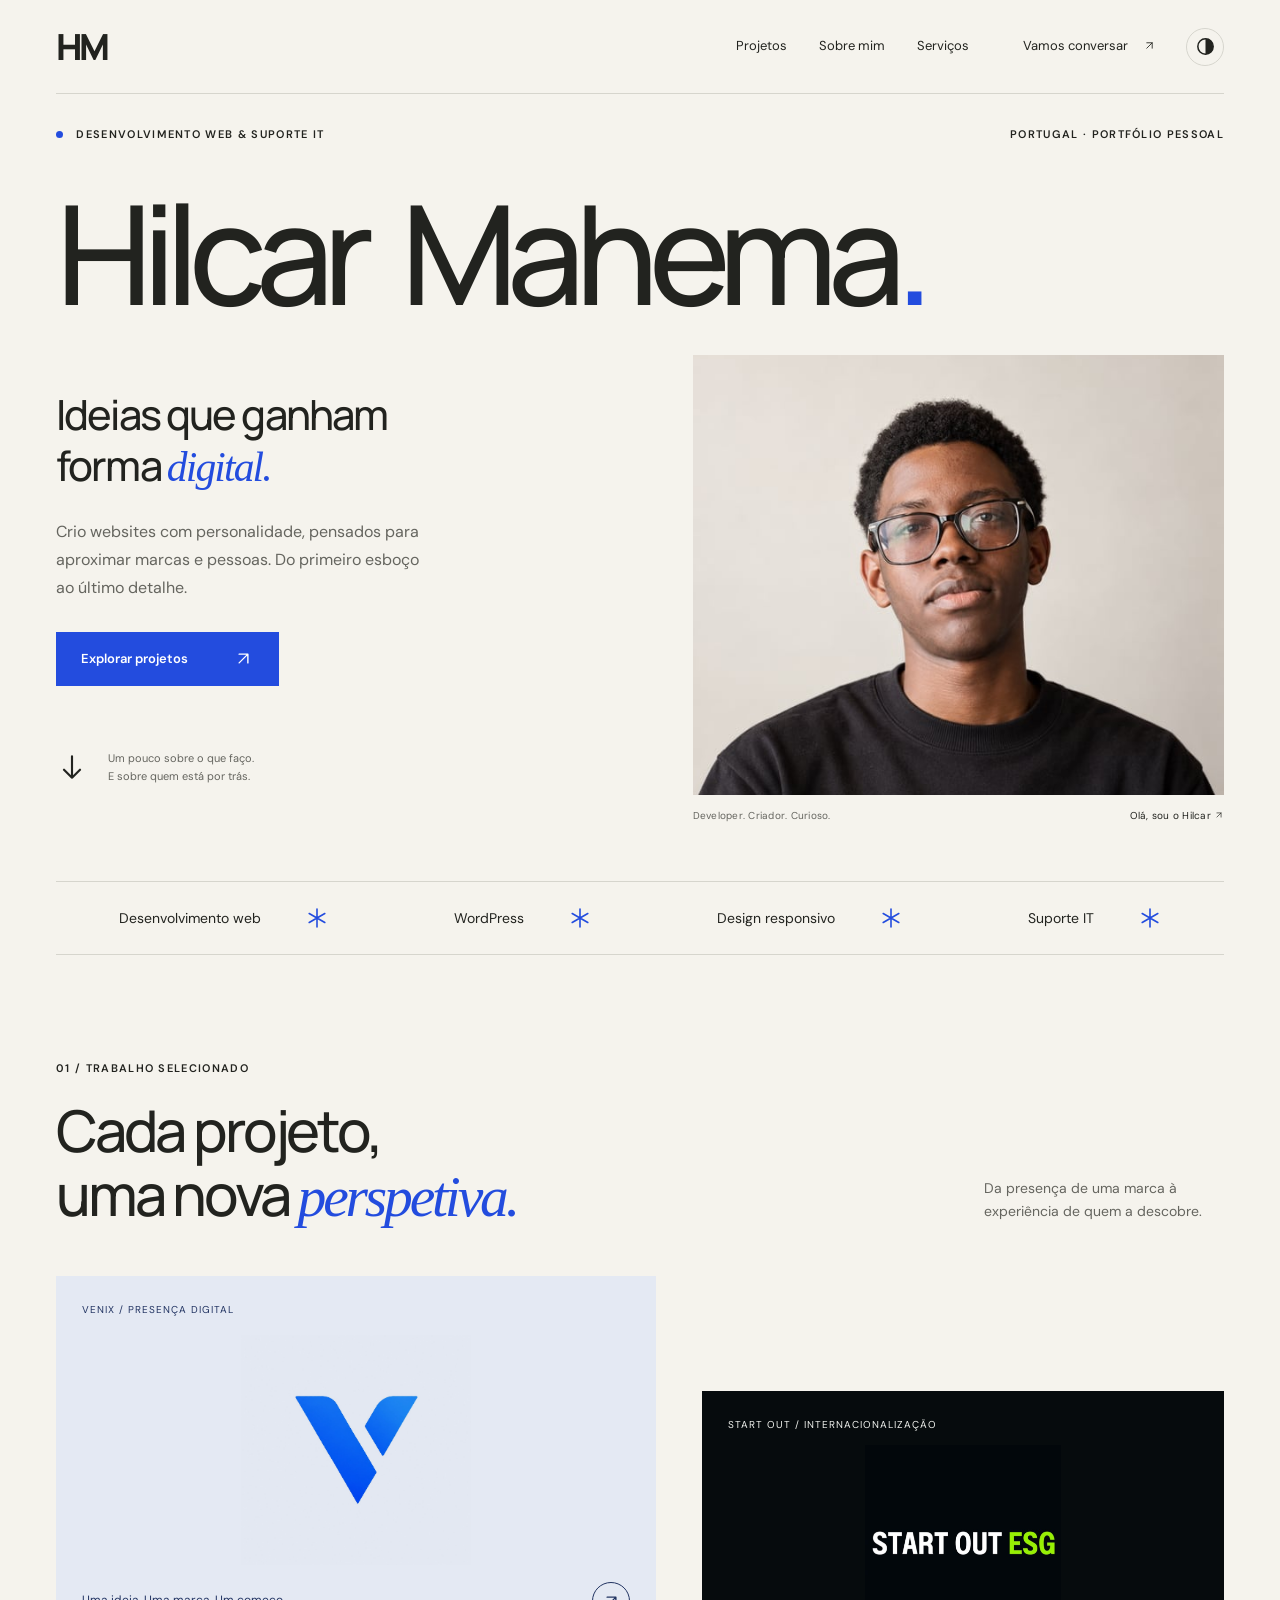
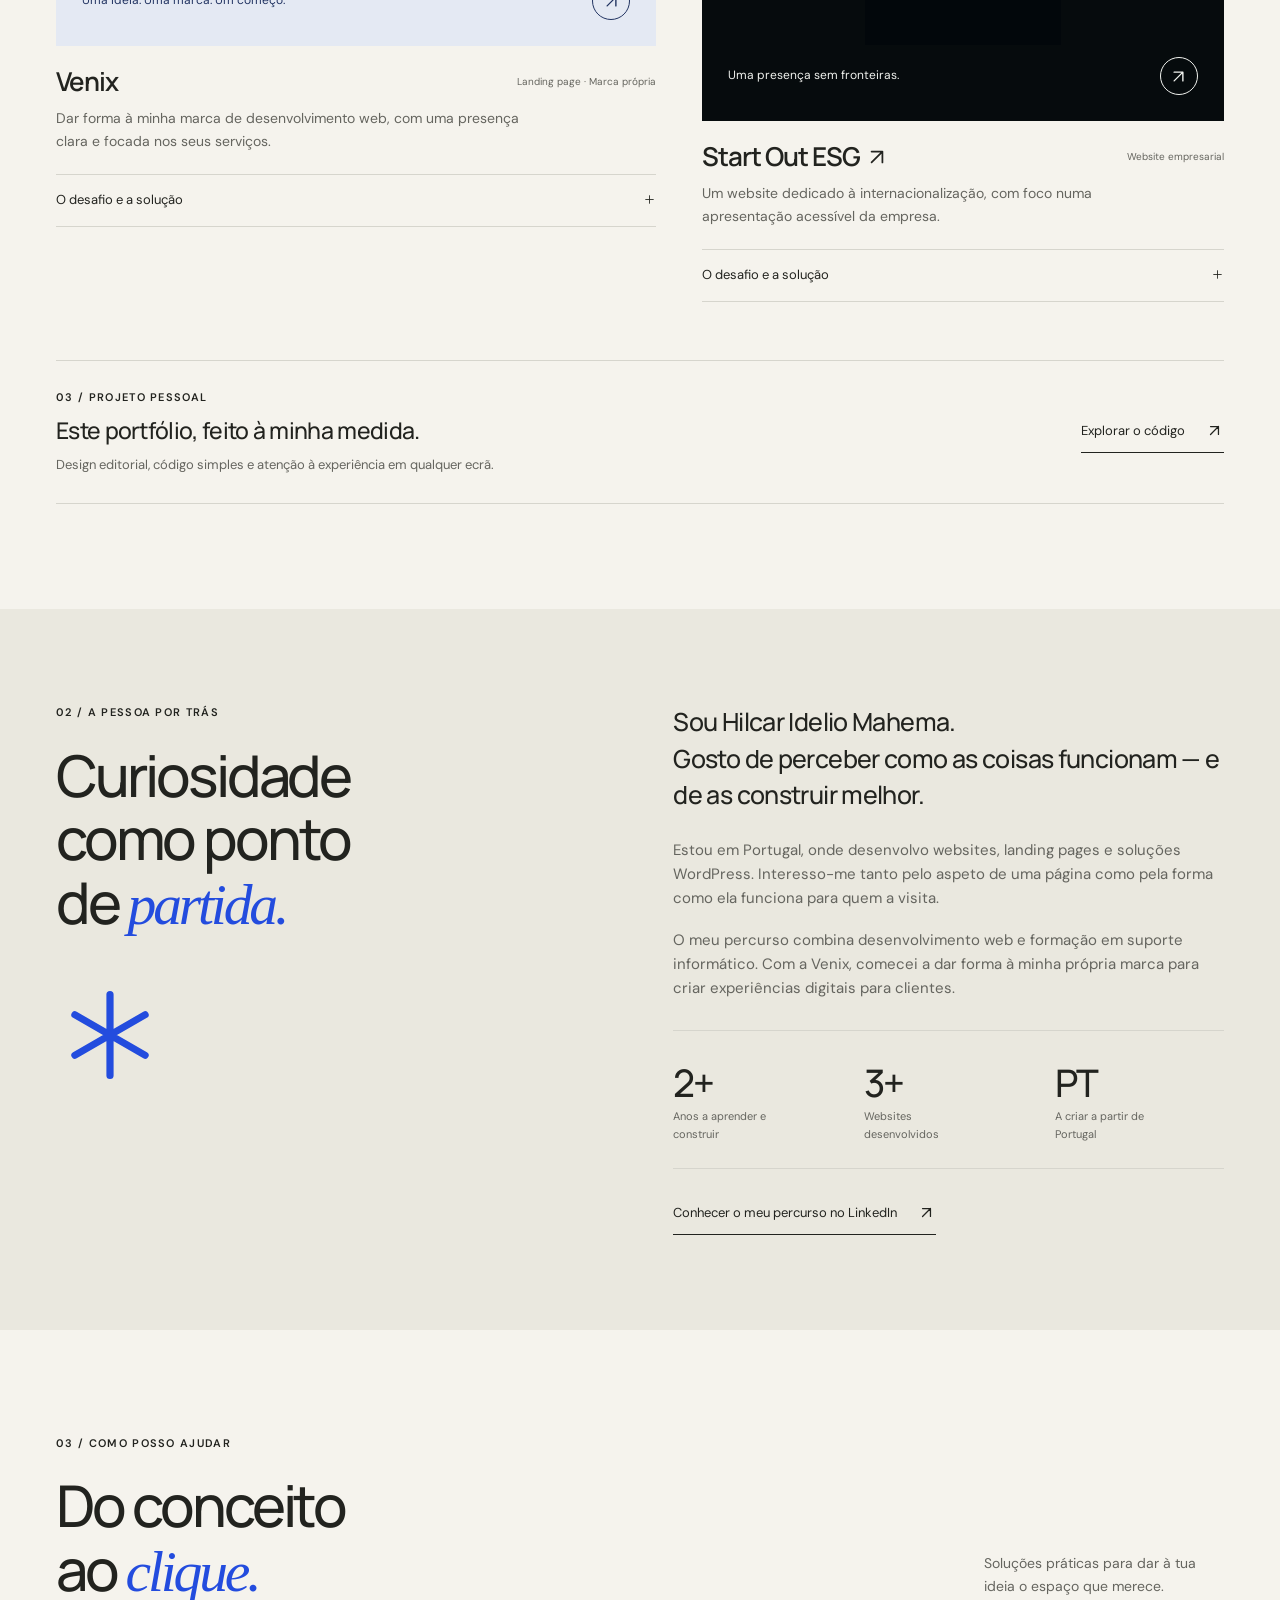
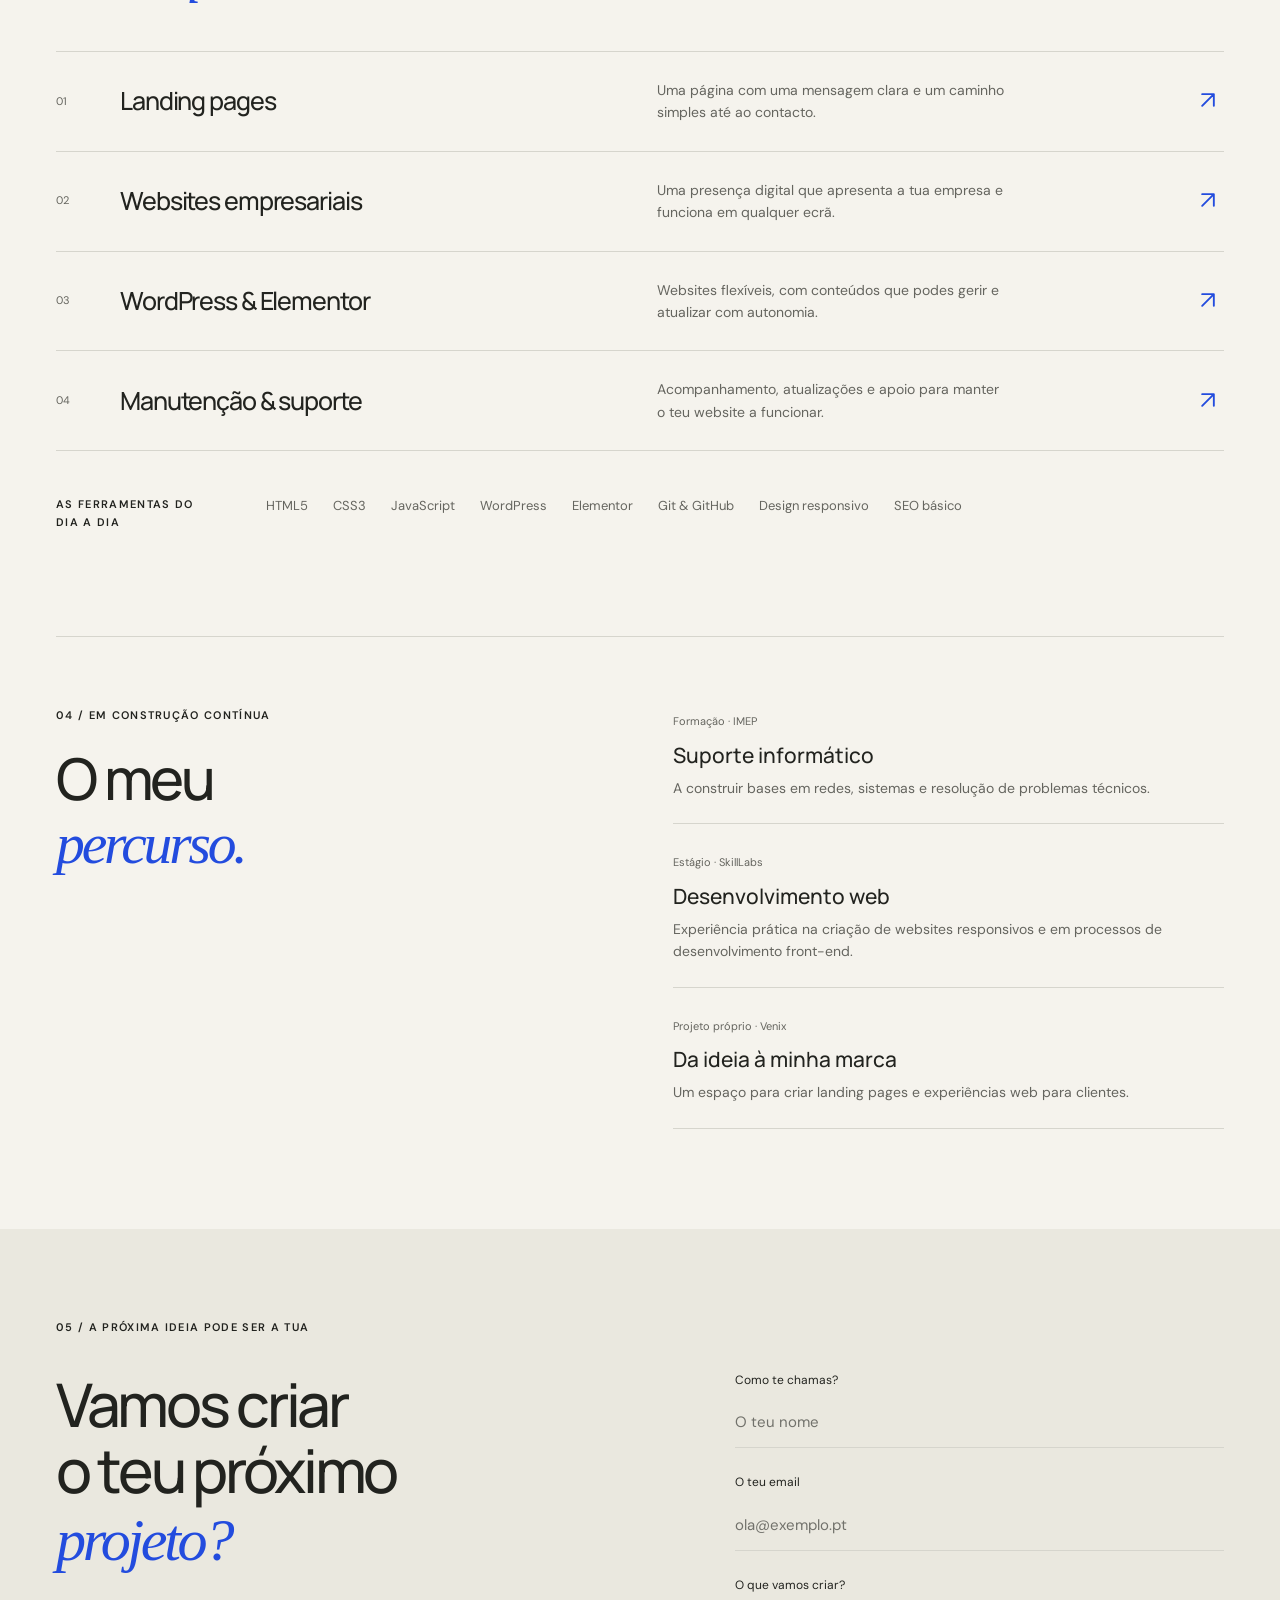
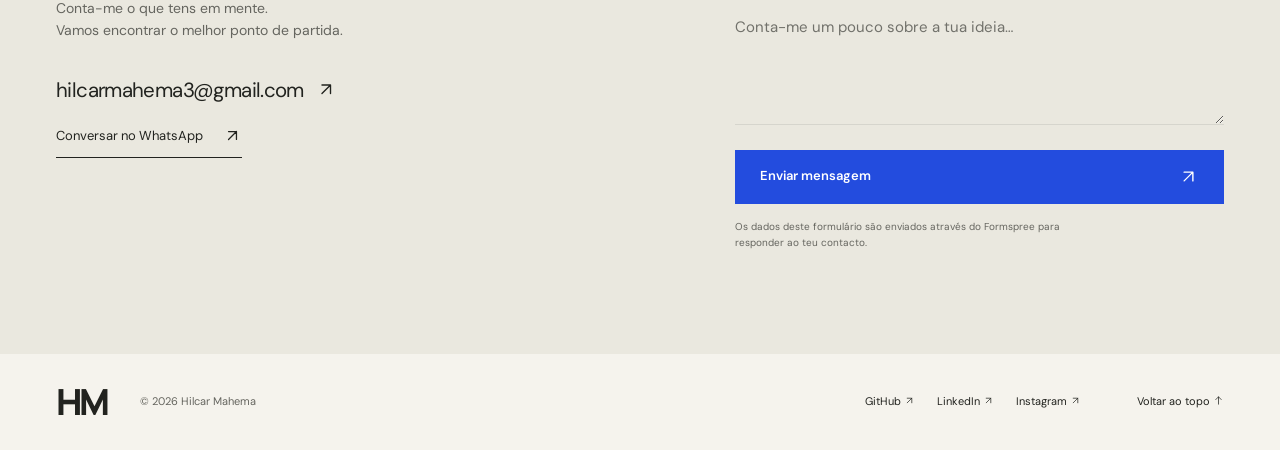
<file: index.html>
<!doctype html>
<html lang="pt-PT">
<head>
  <meta charset="UTF-8">
  <meta name="viewport" content="width=device-width, initial-scale=1">
  <title>Hilcar Mahema — Desenvolvimento Web & Suporte IT</title>
  <meta name="description" content="Sou Hilcar Mahema, developer em Portugal e fundador da Venix. Crio websites, landing pages e soluções WordPress com atenção ao design e à experiência de quem os utiliza.">
  <meta name="theme-color" content="#f5f3ed">
  <meta property="og:title" content="Hilcar Mahema — Ideias que ganham forma digital.">
  <meta property="og:description" content="Desenvolvimento web, design com intenção e um olhar atento aos detalhes. Conhece os meus projetos.">
  <meta property="og:type" content="website">
  <meta property="og:image" content="https://hilcar-mahema.vercel.app/images/hilcar-portrait.jpg">
  <link rel="icon" href="favicon.svg" type="image/svg+xml">
  <link rel="preconnect" href="https://fonts.googleapis.com">
  <link rel="preconnect" href="https://fonts.gstatic.com" crossorigin>
  <link href="https://fonts.googleapis.com/css2?family=DM+Sans:wght@400;500;600;700&family=Manrope:wght@400;500;600;700;800&display=swap" rel="stylesheet">
  <script>try{if(localStorage.getItem('hilcar-theme')==='dark')document.documentElement.dataset.theme='dark'}catch(e){}</script>
  <link rel="stylesheet" href="style.css">
  <script src="script.js" defer></script>
</head>
<body>
  <a class="skip-link" href="#main">Saltar para o conteúdo</a>
  <header class="header" id="top">
    <div class="container header-inner">
      <a class="wordmark" href="#top" aria-label="Hilcar Mahema — início">HM<span aria-hidden="true"></span></a>
      <nav class="nav" id="primary-nav" aria-label="Navegação principal">
        <a href="#projects">Projetos</a><a href="#about">Sobre mim</a><a href="#services">Serviços</a><a class="nav-contact" href="#contact">Vamos conversar <span aria-hidden="true"><svg class="icon icon--arrow-up-right" viewBox="0 0 24 24" fill="none" stroke="currentColor" stroke-width="1.6" stroke-linecap="round" stroke-linejoin="round" aria-hidden="true" focusable="false"><path d="M7 17 17 7M7 7h10v10"/></svg></span></a>
      </nav>
      <div class="header-actions">
        <button id="theme-toggle" class="icon-button" aria-label="Ativar tema escuro" aria-pressed="false" type="button"><span aria-hidden="true"><svg class="icon icon--theme" viewBox="0 0 24 24" fill="none" stroke="currentColor" stroke-width="1.6" stroke-linecap="round" stroke-linejoin="round" aria-hidden="true" focusable="false"><circle cx="12" cy="12" r="8"/><path d="M12 4a8 8 0 0 1 0 16Z" fill="currentColor" stroke="none"/></svg></span></button>
        <button id="nav-toggle" class="menu-toggle" aria-label="Abrir menu" aria-controls="primary-nav" aria-expanded="false" type="button">Menu <span aria-hidden="true"><svg class="icon icon--plus" viewBox="0 0 24 24" fill="none" stroke="currentColor" stroke-width="1.6" stroke-linecap="round" stroke-linejoin="round" aria-hidden="true" focusable="false"><path d="M12 5v14M5 12h14"/></svg></span></button>
      </div>
    </div>
  </header>
  <main id="main">
    <section class="hero container" aria-labelledby="hero-title">
      <div class="hero-meta"><span class="eyebrow"><span class="blue-dot" aria-hidden="true"></span> Desenvolvimento web & suporte IT</span><span class="eyebrow">Portugal · Portfólio pessoal</span></div>
      <h1 id="hero-title">Hilcar<span class="surname">Mahema<span class="name-dot">.</span></span></h1>
      <div class="hero-grid">
        <div class="hero-copy">
          <p class="hero-statement">Ideias que ganham<br>forma <em>digital.</em></p>
          <p class="body-copy">Crio websites com personalidade, pensados para aproximar marcas e pessoas. Do primeiro esboço ao último detalhe.</p>
          <a class="button" href="#projects">Explorar projetos <span aria-hidden="true"><svg class="icon icon--arrow-up-right" viewBox="0 0 24 24" fill="none" stroke="currentColor" stroke-width="1.6" stroke-linecap="round" stroke-linejoin="round" aria-hidden="true" focusable="false"><path d="M7 17 17 7M7 7h10v10"/></svg></span></a>
          <div class="hero-note"><span aria-hidden="true"><svg class="icon icon--arrow-down" viewBox="0 0 24 24" fill="none" stroke="currentColor" stroke-width="1.6" stroke-linecap="round" stroke-linejoin="round" aria-hidden="true" focusable="false"><path d="M12 4v16m-6-6 6 6 6-6"/></svg></span><p>Um pouco sobre o que faço.<br>E sobre quem está por trás.</p></div>
        </div>
        <figure class="portrait">
          <img src="images/hilcar-portrait.jpg" srcset="images/hilcar-portrait-small.jpg 600w, images/hilcar-portrait.jpg 1122w" sizes="(max-width: 700px) 90vw, 46vw" width="1122" height="1402" alt="Retrato de Hilcar Mahema, com óculos e camisola preta, num fundo neutro" fetchpriority="high">
          <figcaption><span>Developer. Criador. Curioso.</span><span>Olá, sou o Hilcar <span aria-hidden="true"><svg class="icon icon--arrow-up-right" viewBox="0 0 24 24" fill="none" stroke="currentColor" stroke-width="1.6" stroke-linecap="round" stroke-linejoin="round" aria-hidden="true" focusable="false"><path d="M7 17 17 7M7 7h10v10"/></svg></span></span></figcaption>
        </figure>
      </div>
      <div class="expertise-strip" role="region" aria-label="Áreas de trabalho">
        <div class="expertise-window"><div class="expertise-track" id="expertise-track"><ul class="expertise-group"><li>Desenvolvimento web<svg class="icon icon--asterisk" viewBox="0 0 24 24" fill="none" stroke="currentColor" stroke-width="1.6" stroke-linecap="round" stroke-linejoin="round" aria-hidden="true" focusable="false"><path d="M12 3v18M4.2 7.5l15.6 9M4.2 16.5l15.6-9"/></svg></li><li>WordPress<svg class="icon icon--asterisk" viewBox="0 0 24 24" fill="none" stroke="currentColor" stroke-width="1.6" stroke-linecap="round" stroke-linejoin="round" aria-hidden="true" focusable="false"><path d="M12 3v18M4.2 7.5l15.6 9M4.2 16.5l15.6-9"/></svg></li><li>Design responsivo<svg class="icon icon--asterisk" viewBox="0 0 24 24" fill="none" stroke="currentColor" stroke-width="1.6" stroke-linecap="round" stroke-linejoin="round" aria-hidden="true" focusable="false"><path d="M12 3v18M4.2 7.5l15.6 9M4.2 16.5l15.6-9"/></svg></li><li>Suporte IT<svg class="icon icon--asterisk" viewBox="0 0 24 24" fill="none" stroke="currentColor" stroke-width="1.6" stroke-linecap="round" stroke-linejoin="round" aria-hidden="true" focusable="false"><path d="M12 3v18M4.2 7.5l15.6 9M4.2 16.5l15.6-9"/></svg></li></ul><ul class="expertise-group" aria-hidden="true"><li>Desenvolvimento web<svg class="icon icon--asterisk" viewBox="0 0 24 24" fill="none" stroke="currentColor" stroke-width="1.6" stroke-linecap="round" stroke-linejoin="round" aria-hidden="true" focusable="false"><path d="M12 3v18M4.2 7.5l15.6 9M4.2 16.5l15.6-9"/></svg></li><li>WordPress<svg class="icon icon--asterisk" viewBox="0 0 24 24" fill="none" stroke="currentColor" stroke-width="1.6" stroke-linecap="round" stroke-linejoin="round" aria-hidden="true" focusable="false"><path d="M12 3v18M4.2 7.5l15.6 9M4.2 16.5l15.6-9"/></svg></li><li>Design responsivo<svg class="icon icon--asterisk" viewBox="0 0 24 24" fill="none" stroke="currentColor" stroke-width="1.6" stroke-linecap="round" stroke-linejoin="round" aria-hidden="true" focusable="false"><path d="M12 3v18M4.2 7.5l15.6 9M4.2 16.5l15.6-9"/></svg></li><li>Suporte IT<svg class="icon icon--asterisk" viewBox="0 0 24 24" fill="none" stroke="currentColor" stroke-width="1.6" stroke-linecap="round" stroke-linejoin="round" aria-hidden="true" focusable="false"><path d="M12 3v18M4.2 7.5l15.6 9M4.2 16.5l15.6-9"/></svg></li></ul></div></div>
      </div>
    </section>

    <section class="section container" id="projects" aria-labelledby="projects-title">
      <div class="section-heading"><div><p class="eyebrow">01 / Trabalho selecionado</p><h2 id="projects-title">Cada projeto,<br>uma nova <em>perspetiva.</em></h2></div><p class="section-aside">Da presença de uma marca à experiência de quem a descobre.</p></div>
      <div class="projects-grid">
        <article class="project project-featured">
          <a class="project-art venix-art" href="venix.html" aria-label="Conhecer o projeto Venix">
            <span class="art-label">Venix / Presença digital</span>
            <img src="images/venix.jpeg" alt="Símbolo azul da Venix" width="1254" height="1254" loading="lazy">
            <span class="art-bottom">Uma ideia. Uma marca. Um começo.<span class="round-arrow" aria-hidden="true"><svg class="icon icon--arrow-up-right" viewBox="0 0 24 24" fill="none" stroke="currentColor" stroke-width="1.6" stroke-linecap="round" stroke-linejoin="round" aria-hidden="true" focusable="false"><path d="M7 17 17 7M7 7h10v10"/></svg></span></span>
          </a>
          <div class="project-heading"><h3><a href="venix.html">Venix</a></h3><span class="project-type">Landing page · Marca própria</span></div>
          <p>Dar forma à minha marca de desenvolvimento web, com uma presença clara e focada nos seus serviços.</p>
          <details class="project-details"><summary>O desafio e a solução <span aria-hidden="true"><svg class="icon icon--plus" viewBox="0 0 24 24" fill="none" stroke="currentColor" stroke-width="1.6" stroke-linecap="round" stroke-linejoin="round" aria-hidden="true" focusable="false"><path d="M12 5v14M5 12h14"/></svg></span></summary><dl><dt>Desafio</dt><dd>Apresentar uma nova marca e os seus serviços no digital.</dd><dt>O que fiz</dt><dd>Design e desenvolvimento de uma landing page responsiva, com apresentação da marca e caminhos de contacto.</dd><dt>Tecnologias</dt><dd>HTML · CSS · JavaScript</dd></dl></details>
        </article>
        <article class="project project-offset">
          <a class="project-art startout-art" href="https://startoutglobal.com/" target="_blank" rel="noopener noreferrer" aria-label="Visitar o site Start Out Global (novo separador)">
            <span class="art-label">Start Out / Internacionalização</span>
            <img src="images/startoutesg.png" alt="Identidade Start Out ESG" width="777" height="792" loading="lazy">
            <span class="art-bottom">Uma presença sem fronteiras.<span class="round-arrow" aria-hidden="true"><svg class="icon icon--arrow-up-right" viewBox="0 0 24 24" fill="none" stroke="currentColor" stroke-width="1.6" stroke-linecap="round" stroke-linejoin="round" aria-hidden="true" focusable="false"><path d="M7 17 17 7M7 7h10v10"/></svg></span></span>
          </a>
          <div class="project-heading"><h3><a href="https://startoutglobal.com/" target="_blank" rel="noopener noreferrer">Start Out ESG <span aria-hidden="true"><svg class="icon icon--arrow-up-right" viewBox="0 0 24 24" fill="none" stroke="currentColor" stroke-width="1.6" stroke-linecap="round" stroke-linejoin="round" aria-hidden="true" focusable="false"><path d="M7 17 17 7M7 7h10v10"/></svg></span></a></h3><span class="project-type">Website empresarial</span></div>
          <p>Um website dedicado à internacionalização, com foco numa apresentação acessível da empresa.</p>
          <details class="project-details"><summary>O desafio e a solução <span aria-hidden="true"><svg class="icon icon--plus" viewBox="0 0 24 24" fill="none" stroke="currentColor" stroke-width="1.6" stroke-linecap="round" stroke-linejoin="round" aria-hidden="true" focusable="false"><path d="M12 5v14M5 12h14"/></svg></span></summary><dl><dt>Desafio</dt><dd>Apresentar uma empresa de internacionalização na web.</dd><dt>O que fiz</dt><dd>Desenvolvimento da presença web e organização dos conteúdos para diferentes tamanhos de ecrã.</dd><dt>Tecnologias</dt><dd>HTML · CSS · JavaScript</dd></dl></details>
        </article>
      </div>
      <article class="portfolio-project"><div><p class="eyebrow">03 / Projeto pessoal</p><h3>Este portfólio, feito à minha medida.</h3><p>Design editorial, código simples e atenção à experiência em qualquer ecrã.</p></div><a class="text-link" href="https://github.com/pocketsfully157/personal_portifolio" target="_blank" rel="noopener noreferrer">Explorar o código <span aria-hidden="true"><svg class="icon icon--arrow-up-right" viewBox="0 0 24 24" fill="none" stroke="currentColor" stroke-width="1.6" stroke-linecap="round" stroke-linejoin="round" aria-hidden="true" focusable="false"><path d="M7 17 17 7M7 7h10v10"/></svg></span></a></article>
    </section>

    <section class="about-section" id="about" aria-labelledby="about-title">
      <div class="container about-grid"><div><p class="eyebrow">02 / A pessoa por trás</p><h2 id="about-title">Curiosidade<br>como ponto<br>de <em>partida.</em></h2><span class="asterisk" aria-hidden="true"><svg class="icon icon--asterisk" viewBox="0 0 24 24" fill="none" stroke="currentColor" stroke-width="1.6" stroke-linecap="round" stroke-linejoin="round" aria-hidden="true" focusable="false"><path d="M12 3v18M4.2 7.5l15.6 9M4.2 16.5l15.6-9"/></svg></span></div>
        <div class="about-content"><p class="about-lead">Sou Hilcar Idelio Mahema.<br>Gosto de perceber como as coisas funcionam — e de as construir melhor.</p><p>Estou em Portugal, onde desenvolvo websites, landing pages e soluções WordPress. Interesso-me tanto pelo aspeto de uma página como pela forma como ela funciona para quem a visita.</p><p>O meu percurso combina desenvolvimento web e formação em suporte informático. Com a Venix, comecei a dar forma à minha própria marca para criar experiências digitais para clientes.</p>
          <div class="about-facts"><div><strong>2+</strong><span>Anos a aprender e construir</span></div><div><strong>3+</strong><span>Websites desenvolvidos</span></div><div><strong>PT</strong><span>A criar a partir de Portugal</span></div></div>
          <a class="text-link" href="https://www.linkedin.com/in/hilcar-idélio-mahema-1b72a9420" target="_blank" rel="noopener noreferrer">Conhecer o meu percurso no LinkedIn <span aria-hidden="true"><svg class="icon icon--arrow-up-right" viewBox="0 0 24 24" fill="none" stroke="currentColor" stroke-width="1.6" stroke-linecap="round" stroke-linejoin="round" aria-hidden="true" focusable="false"><path d="M7 17 17 7M7 7h10v10"/></svg></span></a>
        </div>
      </div>
    </section>

    <section class="section container" id="services" aria-labelledby="services-title">
      <div class="section-heading"><div><p class="eyebrow">03 / Como posso ajudar</p><h2 id="services-title">Do conceito<br>ao <em>clique.</em></h2></div><p class="section-aside">Soluções práticas para dar à tua ideia o espaço que merece.</p></div>
      <div class="service-list">
        <article><span class="service-number">01</span><h3>Landing pages</h3><p>Uma página com uma mensagem clara e um caminho simples até ao contacto.</p><span aria-hidden="true"><svg class="icon icon--arrow-up-right" viewBox="0 0 24 24" fill="none" stroke="currentColor" stroke-width="1.6" stroke-linecap="round" stroke-linejoin="round" aria-hidden="true" focusable="false"><path d="M7 17 17 7M7 7h10v10"/></svg></span></article>
        <article><span class="service-number">02</span><h3>Websites empresariais</h3><p>Uma presença digital que apresenta a tua empresa e funciona em qualquer ecrã.</p><span aria-hidden="true"><svg class="icon icon--arrow-up-right" viewBox="0 0 24 24" fill="none" stroke="currentColor" stroke-width="1.6" stroke-linecap="round" stroke-linejoin="round" aria-hidden="true" focusable="false"><path d="M7 17 17 7M7 7h10v10"/></svg></span></article>
        <article><span class="service-number">03</span><h3>WordPress & Elementor</h3><p>Websites flexíveis, com conteúdos que podes gerir e atualizar com autonomia.</p><span aria-hidden="true"><svg class="icon icon--arrow-up-right" viewBox="0 0 24 24" fill="none" stroke="currentColor" stroke-width="1.6" stroke-linecap="round" stroke-linejoin="round" aria-hidden="true" focusable="false"><path d="M7 17 17 7M7 7h10v10"/></svg></span></article>
        <article><span class="service-number">04</span><h3>Manutenção & suporte</h3><p>Acompanhamento, atualizações e apoio para manter o teu website a funcionar.</p><span aria-hidden="true"><svg class="icon icon--arrow-up-right" viewBox="0 0 24 24" fill="none" stroke="currentColor" stroke-width="1.6" stroke-linecap="round" stroke-linejoin="round" aria-hidden="true" focusable="false"><path d="M7 17 17 7M7 7h10v10"/></svg></span></article>
      </div>
      <div class="tools" id="skills"><p class="eyebrow">As ferramentas do dia a dia</p><ul><li>HTML5</li><li>CSS3</li><li>JavaScript</li><li>WordPress</li><li>Elementor</li><li>Git & GitHub</li><li>Design responsivo</li><li>SEO básico</li></ul></div>
    </section>

    <section class="container journey" id="experience" aria-labelledby="journey-title"><div><p class="eyebrow">04 / Em construção contínua</p><h2 id="journey-title">O meu<br><em>percurso.</em></h2></div><ol><li><span>Formação · IMEP</span><h3>Suporte informático</h3><p>A construir bases em redes, sistemas e resolução de problemas técnicos.</p></li><li><span>Estágio · SkillLabs</span><h3>Desenvolvimento web</h3><p>Experiência prática na criação de websites responsivos e em processos de desenvolvimento front-end.</p></li><li><span>Projeto próprio · Venix</span><h3>Da ideia à minha marca</h3><p>Um espaço para criar landing pages e experiências web para clientes.</p></li></ol></section>

    <section class="contact-section" id="contact" aria-labelledby="contact-title"><div class="container"><p class="eyebrow">05 / A próxima ideia pode ser a tua</p><div class="contact-grid"><div><h2 id="contact-title">Vamos criar<br>o teu próximo<br><em>projeto?</em></h2><p>Conta-me o que tens em mente.<br>Vamos encontrar o melhor ponto de partida.</p><a class="contact-email" href="mailto:hilcarmahema3@gmail.com">hilcarmahema3@gmail.com <span aria-hidden="true"><svg class="icon icon--arrow-up-right" viewBox="0 0 24 24" fill="none" stroke="currentColor" stroke-width="1.6" stroke-linecap="round" stroke-linejoin="round" aria-hidden="true" focusable="false"><path d="M7 17 17 7M7 7h10v10"/></svg></span></a><a class="text-link" href="https://wa.me/351928388859" target="_blank" rel="noopener noreferrer">Conversar no WhatsApp <span aria-hidden="true"><svg class="icon icon--arrow-up-right" viewBox="0 0 24 24" fill="none" stroke="currentColor" stroke-width="1.6" stroke-linecap="round" stroke-linejoin="round" aria-hidden="true" focusable="false"><path d="M7 17 17 7M7 7h10v10"/></svg></span></a></div>
      <form id="contact-form" action="https://formspree.io/f/xaqggzpv" method="POST"><div class="field"><label for="name">Como te chamas?</label><input id="name" name="name" autocomplete="name" placeholder="O teu nome" required maxlength="120"></div><div class="field"><label for="email">O teu email</label><input id="email" name="email" type="email" autocomplete="email" placeholder="ola@exemplo.pt" required maxlength="254"></div><div class="field"><label for="message">O que vamos criar?</label><textarea id="message" name="message" rows="4" placeholder="Conta-me um pouco sobre a tua ideia…" required maxlength="5000"></textarea></div><button class="button" type="submit"><span id="submit-label">Enviar mensagem</span><span aria-hidden="true"><svg class="icon icon--arrow-up-right" viewBox="0 0 24 24" fill="none" stroke="currentColor" stroke-width="1.6" stroke-linecap="round" stroke-linejoin="round" aria-hidden="true" focusable="false"><path d="M7 17 17 7M7 7h10v10"/></svg></span></button><p class="form-note">Os dados deste formulário são enviados através do Formspree para responder ao teu contacto.</p><p id="form-status" role="status" aria-live="polite" aria-atomic="true"></p></form>
    </div></div></section>
  </main>
  <footer class="container footer"><a class="wordmark" href="#top" aria-label="Voltar ao início">HM<span aria-hidden="true"></span></a><p>© <span id="year">2026</span> Hilcar Mahema</p><div class="socials"><a href="https://github.com/hilcar404" target="_blank" rel="noopener noreferrer">GitHub <svg class="icon icon--arrow-up-right" viewBox="0 0 24 24" fill="none" stroke="currentColor" stroke-width="1.6" stroke-linecap="round" stroke-linejoin="round" aria-hidden="true" focusable="false"><path d="M7 17 17 7M7 7h10v10"/></svg></a><a href="https://www.linkedin.com/in/hilcar-mahema-1b72a9420" target="_blank" rel="noopener noreferrer">LinkedIn <svg class="icon icon--arrow-up-right" viewBox="0 0 24 24" fill="none" stroke="currentColor" stroke-width="1.6" stroke-linecap="round" stroke-linejoin="round" aria-hidden="true" focusable="false"><path d="M7 17 17 7M7 7h10v10"/></svg></a><a href="https://www.instagram.com/hilcar.mahema/" target="_blank" rel="noopener noreferrer">Instagram <svg class="icon icon--arrow-up-right" viewBox="0 0 24 24" fill="none" stroke="currentColor" stroke-width="1.6" stroke-linecap="round" stroke-linejoin="round" aria-hidden="true" focusable="false"><path d="M7 17 17 7M7 7h10v10"/></svg></a></div><a href="#top" class="back-top">Voltar ao topo <svg class="icon icon--arrow-up" viewBox="0 0 24 24" fill="none" stroke="currentColor" stroke-width="1.6" stroke-linecap="round" stroke-linejoin="round" aria-hidden="true" focusable="false"><path d="M12 20V4m-6 6 6-6 6 6"/></svg></a></footer>
</body>
</html>
</file>
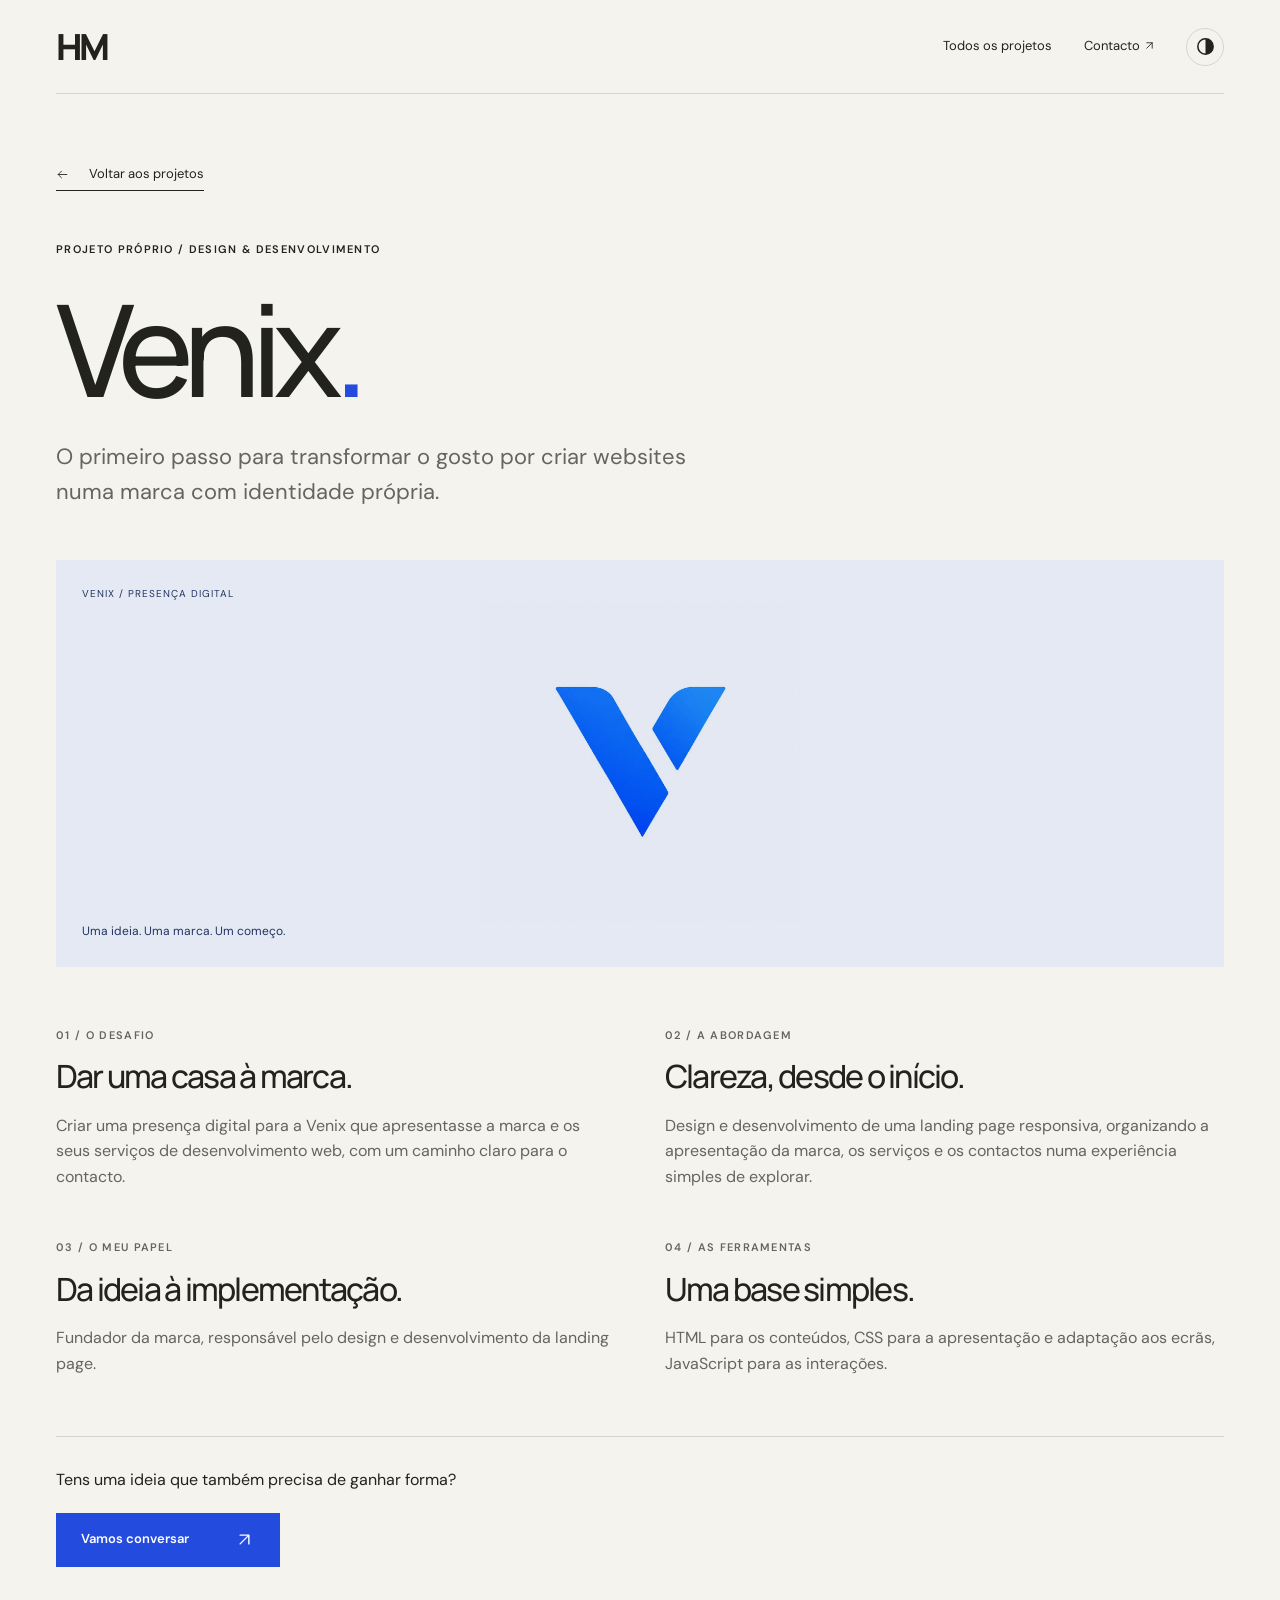
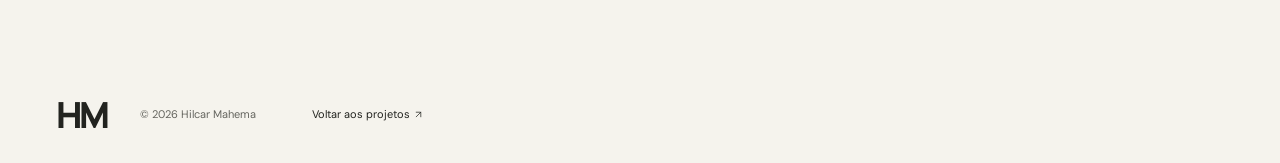
<file: venix.html>
<!doctype html>
<html lang="pt-PT">
<head>
<meta charset="UTF-8"><meta name="viewport" content="width=device-width, initial-scale=1">
<title>Venix — Projeto de Hilcar Mahema</title>
<meta name="description" content="Venix: a marca de desenvolvimento web criada por Hilcar Mahema. Conhece o desafio, a abordagem e as tecnologias da landing page.">
<meta name="theme-color" content="#f5f3ed"><link rel="icon" href="favicon.svg" type="image/svg+xml">
<link rel="preconnect" href="https://fonts.googleapis.com"><link rel="preconnect" href="https://fonts.gstatic.com" crossorigin>
<link href="https://fonts.googleapis.com/css2?family=DM+Sans:wght@400;500;600;700&family=Manrope:wght@400;500;600;700;800&display=swap" rel="stylesheet">
<script>try{if(localStorage.getItem('hilcar-theme')==='dark')document.documentElement.dataset.theme='dark'}catch(e){}</script>
<link rel="stylesheet" href="style.css"><script src="script.js" defer></script>
</head>
<body>
<a class="skip-link" href="#main">Saltar para o conteúdo</a>
<header class="header"><div class="container header-inner"><a class="wordmark" href="index.html" aria-label="Hilcar Mahema — início">HM<span aria-hidden="true"></span></a><nav class="nav" aria-label="Navegação principal"><a href="index.html#projects">Todos os projetos</a><a href="index.html#contact">Contacto <svg class="icon icon--arrow-up-right" viewBox="0 0 24 24" fill="none" stroke="currentColor" stroke-width="1.6" stroke-linecap="round" stroke-linejoin="round" aria-hidden="true" focusable="false"><path d="M7 17 17 7M7 7h10v10"/></svg></a></nav><div class="header-actions"><button id="theme-toggle" class="icon-button" type="button" aria-label="Ativar tema escuro" aria-pressed="false"><span aria-hidden="true"><svg class="icon icon--theme" viewBox="0 0 24 24" fill="none" stroke="currentColor" stroke-width="1.6" stroke-linecap="round" stroke-linejoin="round" aria-hidden="true" focusable="false"><circle cx="12" cy="12" r="8"/><path d="M12 4a8 8 0 0 1 0 16Z" fill="currentColor" stroke="none"/></svg></span></button></div></div></header>
<main id="main" class="container case-main"><a class="text-link" href="index.html#projects"><svg class="icon icon--arrow-left" viewBox="0 0 24 24" fill="none" stroke="currentColor" stroke-width="1.6" stroke-linecap="round" stroke-linejoin="round" aria-hidden="true" focusable="false"><path d="M20 12H4m6-6-6 6 6 6"/></svg> Voltar aos projetos</a><div class="case-intro"><p class="eyebrow">Projeto próprio / Design & desenvolvimento</p><h1>Venix<span class="name-dot">.</span></h1><p>O primeiro passo para transformar o gosto por criar websites numa marca com identidade própria.</p></div>
<div class="project-art venix-art case-art"><span class="art-label">Venix / Presença digital</span><img src="images/venix.jpeg" alt="Símbolo azul da marca Venix" width="1254" height="1254"><span class="art-bottom">Uma ideia. Uma marca. Um começo.</span></div>
<div class="case-grid"><section><p class="eyebrow">01 / O desafio</p><h2>Dar uma casa à marca.</h2><p>Criar uma presença digital para a Venix que apresentasse a marca e os seus serviços de desenvolvimento web, com um caminho claro para o contacto.</p></section><section><p class="eyebrow">02 / A abordagem</p><h2>Clareza, desde o início.</h2><p>Design e desenvolvimento de uma landing page responsiva, organizando a apresentação da marca, os serviços e os contactos numa experiência simples de explorar.</p></section><section><p class="eyebrow">03 / O meu papel</p><h2>Da ideia à implementação.</h2><p>Fundador da marca, responsável pelo design e desenvolvimento da landing page.</p></section><section><p class="eyebrow">04 / As ferramentas</p><h2>Uma base simples.</h2><p>HTML para os conteúdos, CSS para a apresentação e adaptação aos ecrãs, JavaScript para as interações.</p></section></div>
<div class="case-cta"><p>Tens uma ideia que também precisa de ganhar forma?</p><a class="button" href="index.html#contact">Vamos conversar <span aria-hidden="true"><svg class="icon icon--arrow-up-right" viewBox="0 0 24 24" fill="none" stroke="currentColor" stroke-width="1.6" stroke-linecap="round" stroke-linejoin="round" aria-hidden="true" focusable="false"><path d="M7 17 17 7M7 7h10v10"/></svg></span></a></div></main>
<footer class="container footer"><a class="wordmark" href="index.html" aria-label="Hilcar Mahema — início">HM<span aria-hidden="true"></span></a><p>© <span id="year">2026</span> Hilcar Mahema</p><a class="back-top" href="index.html#projects">Voltar aos projetos <svg class="icon icon--arrow-up-right" viewBox="0 0 24 24" fill="none" stroke="currentColor" stroke-width="1.6" stroke-linecap="round" stroke-linejoin="round" aria-hidden="true" focusable="false"><path d="M7 17 17 7M7 7h10v10"/></svg></a></footer>
</body></html>
</file>
<file: style.css>
:root {
  --bg:#f5f3ed;
  --ink:#22231f;
  --muted:#65655f;
  --line:#d6d5cd;
  --blue:#234cde;
  --soft:#eae8df;
  --header:rgba(245,243,237,.96);
  --on-blue:#fff;
  --font:'DM Sans',sans-serif;
  --display:'Manrope',sans-serif;
  color-scheme:light;
}

:root[data-theme=dark] {
  --bg:#181a19;
  --ink:#f0efe9;
  --muted:#b9bbb3;
  --line:#41443e;
  --blue:#9db3ff;
  --soft:#232621;
  --header:rgba(24,26,25,.96);
  --on-blue:#171c2a;
  color-scheme:dark;
}

* {
  box-sizing:border-box;
}

html {
  scroll-behavior:smooth;
  scroll-padding-top:100px;
}

body {
  margin:0;
  background:var(--bg);
  color:var(--ink);
  font:16px/1.6 var(--font);
  -webkit-font-smoothing:antialiased;
}

a {
  color:inherit;
  text-decoration:none;
}

button,input,textarea {
  font:inherit;
}

button,a,input,textarea,summary {
  -webkit-tap-highlight-color:transparent;
}

button,summary {
  cursor:pointer;
}

button {
  color:inherit;
}

img {
  display:block;
  max-width:100%;
}

figure,p,h1,h2,h3,dl,dd {
  margin:0;
}

ul,ol {
  padding:0;
  list-style:none;
}

button:focus-visible,a:focus-visible,summary:focus-visible,input:focus-visible,textarea:focus-visible {
  outline:3px solid var(--blue);
  outline-offset:5px;
}

::selection {
  background:var(--blue);
  color:var(--on-blue);
}

.container {
  width:min(1280px,calc(100% - 112px));
  margin-inline:auto;
}

.eyebrow {
  font-size:11px;
  font-weight:600;
  letter-spacing:.12em;
  text-transform:uppercase;
}

.skip-link {
  position:fixed;
  z-index:100;
  left:16px;
  top:-100px;
  padding:12px 24px;
  background:var(--ink);
  color:var(--bg);
}

.skip-link:focus {
  top:10px;
}

.header {
  position:sticky;
  top:0;
  z-index:20;
  background:var(--header);
  backdrop-filter:blur(12px);
}

.header-inner {
  display:flex;
  align-items:center;
  gap:30px;
  min-height:94px;
  border-bottom:1px solid var(--line);
}

.wordmark {
  font:800 36px/1 var(--display);
  letter-spacing:-3px;
}

.wordmark span {
  display:inline-block;
  font:500 11px var(--font);
  letter-spacing:0;
  vertical-align:top;
  margin:3px 0 0 5px;
}

.nav {
  display:flex;
  align-items:center;
  gap:32px;
  margin-left:auto;
  font-size:13px;
}

.nav a {
  padding:12px 0;
}

.nav a:hover,.text-link:hover,.socials a:hover {
  color:var(--blue);
}

.nav-contact {
  margin-left:22px;
}

.nav-contact span {
  margin-left:12px;
}

.header-actions {
  display:flex;
  gap:12px;
  align-items:center;
}

.icon-button {
  background:none;
  border:1px solid var(--line);
  border-radius:50%;
  width:38px;
  height:38px;
  font-size:23px;
  line-height:1;
}

.menu-toggle {
  display:none;
  background:none;
  border:0;
}

.hero {
  padding-top:32px;
}

.hero-meta {
  display:flex;
  justify-content:space-between;
  gap:16px;
  align-items:center;
}

.blue-dot {
  display:inline-block;
  width:7px;
  height:7px;
  background:var(--blue);
  border-radius:50%;
  margin-right:9px;
}

.hero h1 {
  font:500 clamp(70px,10.8vw,154px)/1.05 var(--display);
  letter-spacing:-.075em;
  margin:36px 0 30px;
  display:flex;
  gap:.26em;
}

.name-dot {
  color:var(--blue);
}

.hero-grid {
  display:grid;
  grid-template-columns:1fr 1fr;
  gap:9%;
  align-items:center;
}

.hero-copy {
  padding:15px 0 24px;
}

.hero-statement {
  font:500 clamp(30px,3.25vw,48px)/1.22 var(--display);
  letter-spacing:-.045em;
}

em {
  font-family:Georgia,serif;
  font-weight:400;
  color:var(--blue);
}

.body-copy {
  max-width:365px;
  color:var(--muted);
  margin:26px 0 30px;
  line-height:1.75;
}

.button {
  display:inline-flex;
  justify-content:space-between;
  align-items:center;
  gap:45px;
  min-height:54px;
  padding:15px 24px;
  border:1px solid var(--blue);
  background:var(--blue);
  color:var(--on-blue);
  font-size:13px;
  font-weight:600;
  transition:transform .2s,background .2s;
}

.button:hover {
  transform:translateY(-3px);
}

.button span:last-child {
  font-size:21px;
  line-height:1;
}

.button:disabled {
  opacity:.7;
  cursor:wait;
  transform:none;
}

.hero-note {
  display:flex;
  align-items:center;
  gap:20px;
  font-size:11px;
  color:var(--muted);
  margin-top:56px;
}

.hero-note>span {
  font-size:32px;
  color:var(--ink);
}

.portrait {
  position:relative;
}

.portrait img {
  width:100%;
  height:440px;
  object-fit:cover;
  object-position:center 36%;
}

.portrait figcaption {
  display:flex;
  justify-content:space-between;
  gap:10px;
  padding:13px 0;
  font-size:10px;
  letter-spacing:.025em;
}

.portrait figcaption>span:first-child {
  color:var(--muted);
}

/* Vector icons keep their shape on every platform, including iOS. */
.icon {
  display:inline-block;
  width:1em;
  height:1em;
  flex-shrink:0;
  vertical-align:-.15em;
}
.icon-button { display:grid; place-items:center; }
.menu-toggle[aria-expanded="true"] .icon--plus { transform:rotate(45deg); }
.asterisk .icon { width:1em; height:1em; }

.expertise-strip {
  display:flex;
  align-items:center;
  gap:16px;
  padding:24px 0;
  border-block:1px solid var(--line);
  margin-top:44px;
  font-size:14px;
}
.expertise-window { flex:1; min-width:0; overflow:hidden; }
.expertise-track { display:flex; width:max-content; min-width:200%; }
.expertise-group {
  display:flex;
  flex:1 0 auto;
  justify-content:space-around;
  align-items:center;
  gap:44px;
  padding:0 22px;
  margin:0;
}
.expertise-group li { display:flex; align-items:center; gap:44px; white-space:nowrap; }
.expertise-group .icon { color:var(--blue); font-size:24px; }
.js .expertise-track { animation:expertise-scroll 28s linear infinite; }
@keyframes expertise-scroll { to { transform:translateX(-50%); } }
html:not(.js) .expertise-track { width:100%; min-width:0; }
html:not(.js) .expertise-group { flex-wrap:wrap; gap:16px; padding:0; }
html:not(.js) .expertise-group[aria-hidden] { display:none; }

.section {
  padding-block:105px;
}

.section-heading {
  display:flex;
  justify-content:space-between;
  align-items:flex-end;
  gap:30px;
  margin-bottom:48px;
}

.section-heading .eyebrow,.about-grid .eyebrow,.journey .eyebrow {
  margin-bottom:22px;
}

h2 {
  font:500 clamp(36px,4.5vw,64px)/1.1 var(--display);
  letter-spacing:-.055em;
}

.section-aside {
  color:var(--muted);
  font-size:14px;
  max-width:240px;
  padding-bottom:6px;
}

.projects-grid {
  display:grid;
  grid-template-columns:1.15fr 1fr;
  gap:46px;
}

.project-offset {
  padding-top:115px;
}

.project-art {
  display:flex;
  flex-direction:column;
  justify-content:space-between;
  position:relative;
  padding:26px;
  min-height:370px;
  overflow:hidden;
}

.venix-art {
  background:#e4e9f3;
  color:#223462;
}

.startout-art {
  background:#060b0d;
  color:#f0f2ee;
  min-height:330px;
}

.art-label {
  font-size:10px;
  letter-spacing:.1em;
  text-transform:uppercase;
  z-index:1;
}

.project-art img {
  width:56%;
  height:230px;
  object-fit:contain;
  align-self:center;
  transition:transform .5s;
}

.venix-art img {
  mix-blend-mode:multiply;
}

.startout-art img {
  width:92%;
  height:200px;
}

.project-art:hover img {
  transform:scale(1.045);
}

.art-bottom {
  display:flex;
  justify-content:space-between;
  align-items:center;
  gap:20px;
  font-size:12px;
  z-index:1;
}

.round-arrow {
  display:grid;
  place-items:center;
  border:1px solid currentColor;
  border-radius:50%;
  width:38px;
  height:38px;
  flex-shrink:0;
  font-size:21px;
}

.project-heading {
  display:flex;
  justify-content:space-between;
  gap:16px;
  align-items:center;
  margin:20px 0 10px;
}

.project h3 {
  font:600 26px/1.2 var(--display);
  letter-spacing:-.04em;
}

.project-type {
  font-size:10px;
  color:var(--muted);
  text-align:right;
}

.project>p {
  font-size:14px;
  color:var(--muted);
  max-width:470px;
}

.project-details {
  margin-top:22px;
  border-block:1px solid var(--line);
  font-size:13px;
}

.project-details summary {
  padding:15px 0;
  display:flex;
  justify-content:space-between;
  list-style:none;
}

.project-details summary::-webkit-details-marker {
  display:none;
}

.project-details[open] summary span {
  transform:rotate(45deg);
}

.project-details dl {
  padding:0 0 20px;
}

.project-details dt {
  font-weight:600;
  margin-top:15px;
}

.project-details dd {
  color:var(--muted);
  margin-top:3px;
}

.portfolio-project {
  margin-top:58px;
  border-block:1px solid var(--line);
  padding:28px 0;
  display:flex;
  align-items:center;
  justify-content:space-between;
  gap:30px;
}

.portfolio-project h3 {
  font:500 23px/1.4 var(--display);
  letter-spacing:-.03em;
  margin:8px 0;
}

.portfolio-project p:not(.eyebrow) {
  color:var(--muted);
  font-size:13px;
}

.text-link {
  font-size:13px;
  display:inline-flex;
  align-items:center;
  gap:20px;
  border-bottom:1px solid currentColor;
  padding:5px 0;
  transition:color .2s;
}

.text-link span {
  font-size:19px;
}

.about-section {
  background:var(--soft);
  padding:95px 0;
}

.about-grid {
  display:grid;
  grid-template-columns:1fr 1.1fr;
  gap:10%;
}

.asterisk {
  font-size:108px;
  color:var(--blue);
  display:block;
  line-height:1;
  margin-top:45px;
}

.about-lead {
  font:500 25px/1.45 var(--display);
  letter-spacing:-.025em;
  margin-bottom:25px;
}

.about-content>p:not(.about-lead) {
  color:var(--muted);
  margin-bottom:18px;
  font-size:15px;
}

.about-facts {
  display:grid;
  grid-template-columns:repeat(3,1fr);
  gap:22px;
  border-block:1px solid var(--line);
  padding:25px 0;
  margin:30px 0 24px;
}

.about-facts strong {
  display:block;
  font:500 38px var(--display);
  letter-spacing:-.06em;
}

.about-facts span {
  font-size:11px;
  color:var(--muted);
  display:block;
  max-width:100px;
}

.service-list {
  border-top:1px solid var(--line);
}

.service-list article {
  display:grid;
  grid-template-columns:40px 1fr 1fr 30px;
  gap:24px;
  align-items:center;
  padding:27px 0;
  border-bottom:1px solid var(--line);
}

.service-number {
  font-size:11px;
  color:var(--muted);
}

.service-list h3 {
  font:500 25px/1.3 var(--display);
  letter-spacing:-.045em;
}

.service-list p {
  font-size:14px;
  color:var(--muted);
  max-width:350px;
}

.service-list article>span:last-child {
  font-size:28px;
  color:var(--blue);
}

.tools {
  padding-top:45px;
  display:flex;
  gap:50px;
}

.tools>.eyebrow {
  max-width:160px;
  flex-shrink:0;
}

.tools ul {
  display:flex;
  gap:12px 25px;
  flex-wrap:wrap;
  margin:0;
  color:var(--muted);
  font-size:13px;
}

.journey {
  border-top:1px solid var(--line);
  padding:70px 0 100px;
  display:grid;
  grid-template-columns:1fr 1.1fr;
  gap:10%;
}

.journey ol {
  margin:0;
}

.journey li {
  padding:24px 0;
  border-bottom:1px solid var(--line);
}

.journey li:first-child {
  padding-top:0;
}

.journey li>span {
  font-size:11px;
  color:var(--muted);
}

.journey h3 {
  font:500 21px var(--display);
  margin:8px 0;
}

.journey li>p {
  font-size:14px;
  color:var(--muted);
}

.contact-section {
  padding:90px 0 70px;
  background:var(--soft);
}

.contact-section>.container>.eyebrow {
  margin-bottom:35px;
}

.contact-grid {
  display:grid;
  grid-template-columns:1.1fr 1fr;
  gap:12%;
}

.contact-grid h2 {
  font-size:clamp(40px,4.7vw,67px);
}

.contact-grid>div>p {
  color:var(--muted);
  font-size:14px;
  margin:24px 0;
}

.contact-email {
  display:block;
  font-size:clamp(16px,1.6vw,23px);
  letter-spacing:-.03em;
  margin:32px 0 10px;
  overflow-wrap:anywhere;
}

.contact-email span {
  display:inline-block;
  margin-left:8px;
}

.field {
  display:grid;
  gap:10px;
  margin-bottom:25px;
}

.field label {
  font-size:12px;
}

.field input,.field textarea {
  width:100%;
  border:0;
  border-bottom:1px solid var(--line);
  border-radius:0;
  background:transparent;
  padding:10px 0 13px;
  color:var(--ink);
  font-size:15px;
  resize:vertical;
}

.field input::placeholder,.field textarea::placeholder {
  color:var(--muted);
  opacity:.9;
}

.contact-grid form .button {
  width:100%;
}

.form-note {
  font-size:10px;
  color:var(--muted);
  margin-top:15px;
  max-width:360px;
}

#form-status {
  font-size:13px;
  margin-top:12px;
  min-height:1.6em;
}

#form-status[data-state=error] {
  color:var(--ink);
}

.footer {
  display:flex;
  align-items:center;
  gap:28px;
  flex-wrap:wrap;
  padding-block:30px;
  font-size:11px;
}

.footer p {
  color:var(--muted);
}

.socials {
  display:flex;
  gap:22px;
  margin-left:auto;
}

.back-top {
  margin-left:28px;
}

.case-main {
  padding-block:65px 100px;
}

.case-intro {
  margin:50px 0;
}

.case-intro h1 {
  font:500 clamp(64px,10vw,130px)/1.1 var(--display);
  letter-spacing:-.07em;
  margin:20px 0;
}

.case-intro>p:last-child {
  max-width:660px;
  font-size:22px;
  color:var(--muted);
}

.case-art {
  min-height:400px;
}

.case-art img {
  height:320px;
}

.case-grid {
  display:grid;
  grid-template-columns:1fr 1fr;
  gap:50px;
  margin-top:60px;
}

.case-grid h2 {
  font-size:32px;
  margin-bottom:18px;
}

.case-grid p {
  color:var(--muted);
}

.case-grid .eyebrow {
  margin-bottom:15px;
}

.case-cta {
  margin-top:60px;
  padding-top:30px;
  border-top:1px solid var(--line);
}

.case-cta p {
  margin-bottom:20px;
}

@media(min-width:1500px) {
  .portrait img {
    height:490px;
  }
}

@media(max-width:1000px) {
  .container {
    width:calc(100% - 64px);
  }
  .nav {
    gap:22px;
  }
  .nav-contact {
    margin-left:0;
  }
  .hero h1 {
    font-size:11.6vw;
  }
  .hero-grid {
    gap:6%;
  }
  .portrait img {
    height:390px;
  }
  .hero-note {
    margin-top:32px;
  }
  .projects-grid {
    gap:28px;
  }
  .project-art {
    padding:20px;
    min-height:325px;
  }
  .project-art img {
    height:190px;
  }
  .startout-art {
    min-height:290px;
  }
  .project-heading {
    align-items:flex-start;
    flex-direction:column;
    gap:5px;
  }
  .about-grid,.journey {
    gap:6%;
  }
  .contact-grid {
    gap:7%;
  }
  .service-list article {
    grid-template-columns:24px 1fr 1fr 20px;
    gap:18px;
  }
  .service-list h3 {
    font-size:22px;
  }
  .back-top {
    margin-left:0;
  }
}

@media(max-width:700px) {
  html {
    scroll-padding-top:85px;
  }
  .container {
    width:calc(100% - 40px);
  }
  .header-inner {
    min-height:75px;
    gap:16px;
  }
  .wordmark {
    font-size:31px;
  }
  .header-actions {
    margin-left:auto;
  }
  .menu-toggle {
    display:block;
    font-size:12px;
    min-height:44px;
  }
  .menu-toggle span {
    font-size:18px;
    margin-left:8px;
  }
  .nav {
    margin:0;
    gap:0;
    flex-wrap:wrap;
    font-size:12px;
    justify-content:flex-end;
  }
  .nav-contact {
    display:none;
  }
  .nav a {
    padding:10px;
  }
  .js .nav {
    display:none;
    position:absolute;
    top:75px;
    left:0;
    right:0;
    padding:12px 20px 20px;
    background:var(--bg);
    border-bottom:1px solid var(--line);
  }
  .js .nav.is-open {
    display:flex;
    flex-direction:column;
    align-items:stretch;
  }
  .js .nav .nav-contact {
    display:block;
  }
  .js .nav a {
    padding:13px 0;
  }
  .hero {
    padding-top:25px;
  }
  .hero-meta>.eyebrow:last-child {
    display:none;
  }
  .eyebrow {
    font-size:10px;
  }
  .hero h1 {
    display:block;
    font-size:clamp(64px,17vw,110px);
    margin:27px 0 32px;
    line-height:1.02;
    letter-spacing:-.07em;
  }
  .surname {
    display:block;
  }
  .hero-grid {
    grid-template-columns:1fr;
    gap:25px;
  }
  .hero-copy {
    padding:0;
  }
  .hero-statement {
    font-size:34px;
  }
  .body-copy {
    margin:18px 0 24px;
    font-size:14px;
    max-width:400px;
  }
  .hero-note {
    display:none;
  }
  .portrait {
    margin-top:12px;
  }
  .portrait img {
    height:auto;
    aspect-ratio:1.08;
    object-position:center 33%;
  }
  .portrait figcaption {
    font-size:9px;
  }
  .expertise-strip { margin-top:28px; padding:18px 0; gap:10px; font-size:13px; }
  .expertise-group, .expertise-group li { gap:28px; }
  .expertise-group { padding-inline:14px; }
  .section {
    padding-block:65px;
  }
  .section-heading {
    display:block;
    margin-bottom:30px;
  }
  h2 {
    font-size:40px;
  }
  .section-aside {
    margin-top:23px;
    max-width:290px;
  }
  .projects-grid {
    grid-template-columns:1fr;
    gap:38px;
  }
  .project-offset {
    padding-top:0;
  }
  .project-art,.startout-art {
    min-height:320px;
  }
  .project-art img {
    height:200px;
  }
  .project-heading {
    flex-direction:row;
    align-items:center;
    gap:16px;
  }
  .project h3 {
    font-size:25px;
  }
  .project-type {
    max-width:120px;
  }
  .portfolio-project {
    align-items:flex-start;
    flex-direction:column;
    gap:20px;
    margin-top:38px;
  }
  .portfolio-project h3 {
    font-size:21px;
  }
  .about-section {
    padding-block:60px;
  }
  .about-grid {
    grid-template-columns:1fr;
    gap:32px;
  }
  .asterisk {
    display:none;
  }
  .about-lead {
    font-size:22px;
  }
  .about-facts {
    gap:15px;
  }
  .about-facts strong {
    font-size:34px;
  }
  .about-facts span {
    font-size:10px;
  }
  .service-list article {
    grid-template-columns:25px 1fr 20px;
    gap:12px;
    padding:22px 0;
  }
  .service-list h3 {
    font-size:22px;
  }
  .service-list p {
    grid-column:2;
    grid-row:2;
    font-size:13px;
  }
  .service-list article>span:last-child {
    grid-column:3;
    grid-row:1;
  }
  .tools {
    flex-direction:column;
    gap:20px;
    padding-top:30px;
  }
  .tools>.eyebrow {
    max-width:none;
  }
  .tools ul {
    font-size:12px;
    gap:12px 20px;
  }
  .journey {
    grid-template-columns:1fr;
    gap:35px;
    padding-block:55px 65px;
  }
  .contact-section {
    padding-block:60px 40px;
  }
  .contact-grid {
    grid-template-columns:1fr;
    gap:40px;
  }
  .contact-grid h2 {
    font-size:46px;
  }
  .contact-email {
    font-size:20px;
  }
  .contact-grid form .button {
    min-height:56px;
  }
  .footer {
    gap:18px;
  }
  .footer .socials {
    order:3;
    margin:0;
    width:100%;
    flex-wrap:wrap;
  }
  .back-top {
    margin-left:auto;
  }
  .case-main {
    padding-top:35px;
  }
  .case-intro {
    margin:30px 0;
  }
  .case-intro>p:last-child {
    font-size:19px;
  }
  .case-grid {
    grid-template-columns:1fr;
    gap:35px;
  }
  .case-art img {
    height:240px;
  }
  .case-art {
    min-height:320px;
  }
}

@media(max-width:370px) {
  .container {
    width:calc(100% - 32px);
  }
  .hero h1 {
    font-size:17vw;
  }
  .project-heading {
    flex-direction:column;
    align-items:flex-start;
  }
  .project-type {
    max-width:none;
  }
  .contact-email {
    font-size:17px;
  }
  .nav a {
    padding-inline:5px;
  }
  .portrait figcaption {
    flex-wrap:wrap;
  }
}

@media(prefers-reduced-motion:reduce) {
  html {
    scroll-behavior:auto;
  }
  *,*::before,*::after {
    transition:none!important;
    animation:none!important;
  }
}

@media(max-width:700px) {
  .js .nav:not(#primary-nav) {
    display:flex;
    position:static;
    border:0;
    padding:0;
    margin-left:auto;
    background:none;
  }
  .js .nav:not(#primary-nav) a {
    padding:10px 4px;
  }
  .js .nav:not(#primary-nav)+.header-actions {
    margin-left:0;
  }
}

@media(prefers-reduced-motion:reduce) {
  .expertise-track { width:100%; min-width:0; transform:none; }
  .expertise-group { flex-wrap:wrap; gap:16px; padding:0; }
  .expertise-group li { gap:16px; }
  .expertise-group[aria-hidden] { display:none; }
}
</file>
